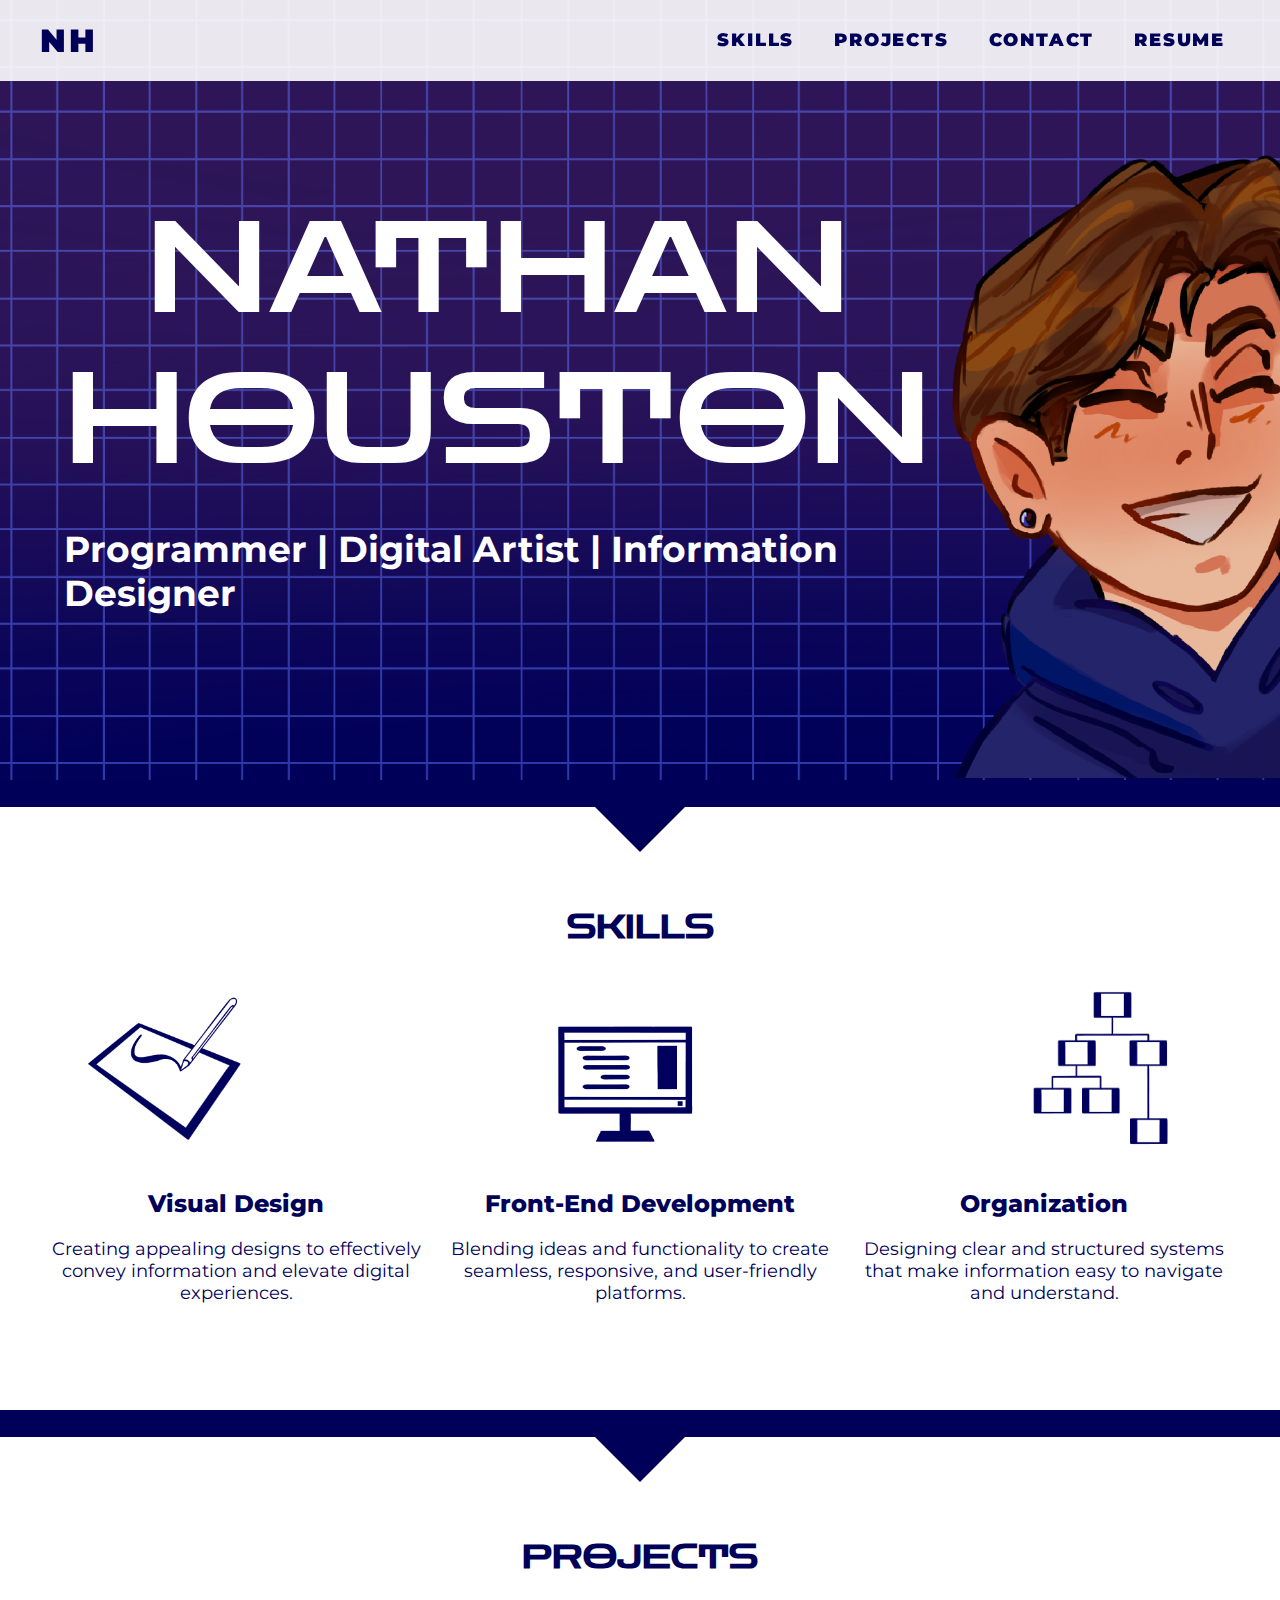
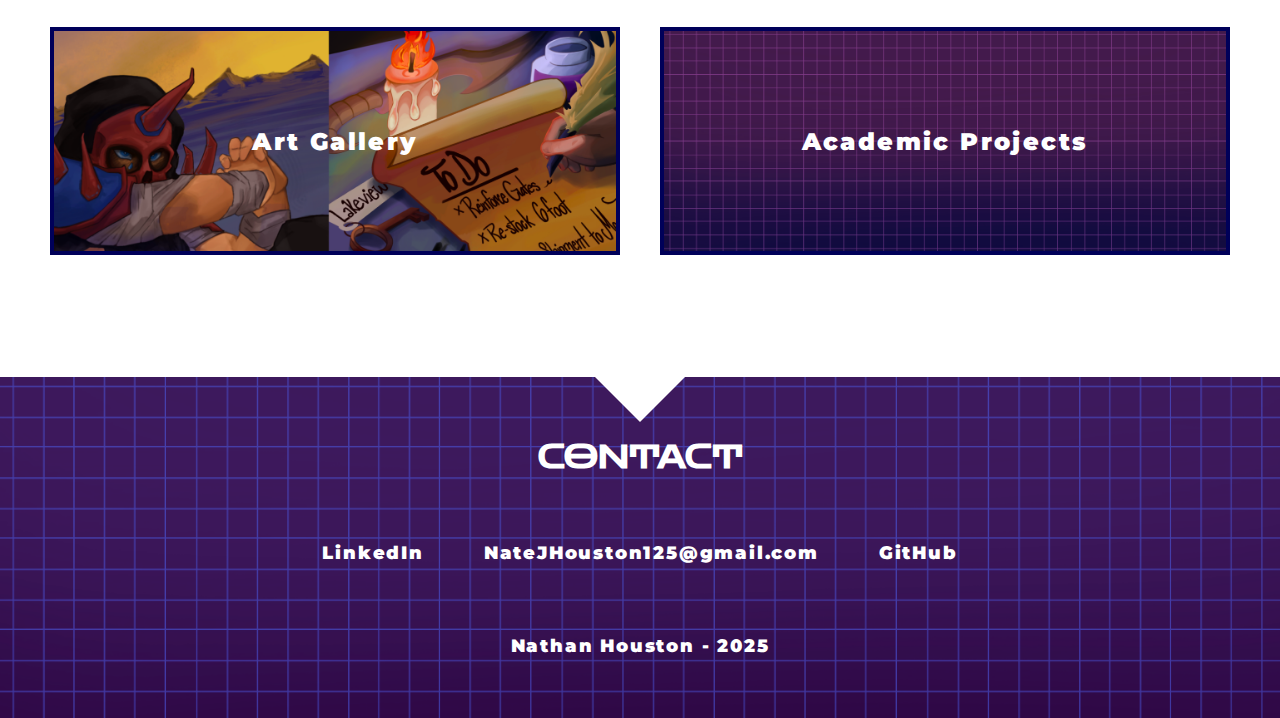
<file: index.html>
<!DOCTYPE html>
<html lang="en"></html>

<head>
    <meta charset="UTF-8">
    <meta name="viewport" content="width=device-width, initial-scale=1.0">
    <title>Nathan Houston</title>
    <link rel="stylesheet" href="styles.css">
    <style>
        @import url('https://fonts.googleapis.com/css2?family=Montserrat:ital,wght@0,100..900;1,100..900&family=Roboto+Condensed:ital,wght@0,100..900;1,100..900&display=swap');
        @import url('https://fonts.googleapis.com/css2?family=Zen+Dots&display=swap');
    </style>
</head>

<body>
    <!-- HEADER -->
    <header id = "top-header">
        <h1><a href="index.html#">NH</a></h1>
        <ul>
            <li><a href="/index.html#skills">SKILLS</a></li>
            <li><a href="/index.html#projects">PROJECTS</a></li>
            <li><a href="/index.html#contact">CONTACT</a></li>
            <li><a href="/resume.html">RESUME</a></li>

        </ul>
    </header>
    <!-- HEADER ENDS -->

    <!-- HOME -->
    <section id="home">
        <div id="home_text">
        <h1>NATHAN</h1>
        <h1>HOUSTON</h1>
        <h2>Programmer | Digital Artist | Information Designer</h2>
        </div>
        <img src="images/portrait.png" 
        alt="portrait of Nathan"
        height="500">
    </section>
    <!-- HOME ENDS -->


    <!-- SKILLS -->
    <section id="skills">
        <section class="triangle"></section>

        <h1>SKILLS</h1>
        <div id="icons">
            <img src="images/visual_design.png" 
            alt="visual design icon"
            height="160">
            <img id="comp" src="images/front_end.png" 
            alt="front end icon"
            height="150">
            <img src="images/organization.png" 
            alt="organization icon"
            height="190">
        </div>
        <div id="skill_list">

            <div id="vis">
                <h2>Visual Design</h2>
                <p>Creating appealing designs 
                    to effectively convey information and elevate 
                    digital experiences.</p>
            </div>

            <div id="front">
                <h2>Front-End Development</h2>
                <p>Blending ideas and functionality to create seamless, 
                    responsive, and user-friendly platforms.</p>
            </div>

            <div id="org">
                <h2>Organization</h2>
                <p>Designing clear and structured systems that make 
                    information easy to navigate and understand.</p>
            </div>
        </div>
    </section>
    <!-- SKILLS ENDS -->


    <!-- PROJECTS -->
    <section id="projects">
        <section class="triangle"></section>

        <h1>PROJECTS</h1>

        <div class="cards">
            <section class="card" id="art">
                <li><a href="art_gallery.html">Art Gallery</a></li>
            </section>
            <section class="card" id="acad">
                <li><a href="academic_projects.html">Academic Projects</a></li>
            </section>
            <!-- <section class="card" id="prof">
                <li><a href="professional_projects.html">Professional Projects</a></li>
            </section>
            <section class="card" id="organ">
                <li><a href="organization.html">Organization</a></li>
            </section> -->
        </div>

    </section>
    <!-- PROJECTS ENDS -->

    <section class="triangle_end"></section>

    <!-- CONTACT -->
    <section id="contact">
        <h1>CONTACT</h1>
        <div>
            <p><a href="https://www.linkedin.com/in/nathan-houston-8a71a6327/">LinkedIn</a></p>
            <p>NateJHouston125@gmail.com</p>
            <p><a href="https://github.com/nhouston125">GitHub</a></p>
        </div>
        <div>
            <p>
                Nathan Houston - 2025
            </p>
        </div>
    </section>
    <!-- CONTACT ENDS -->
</body>
</file>
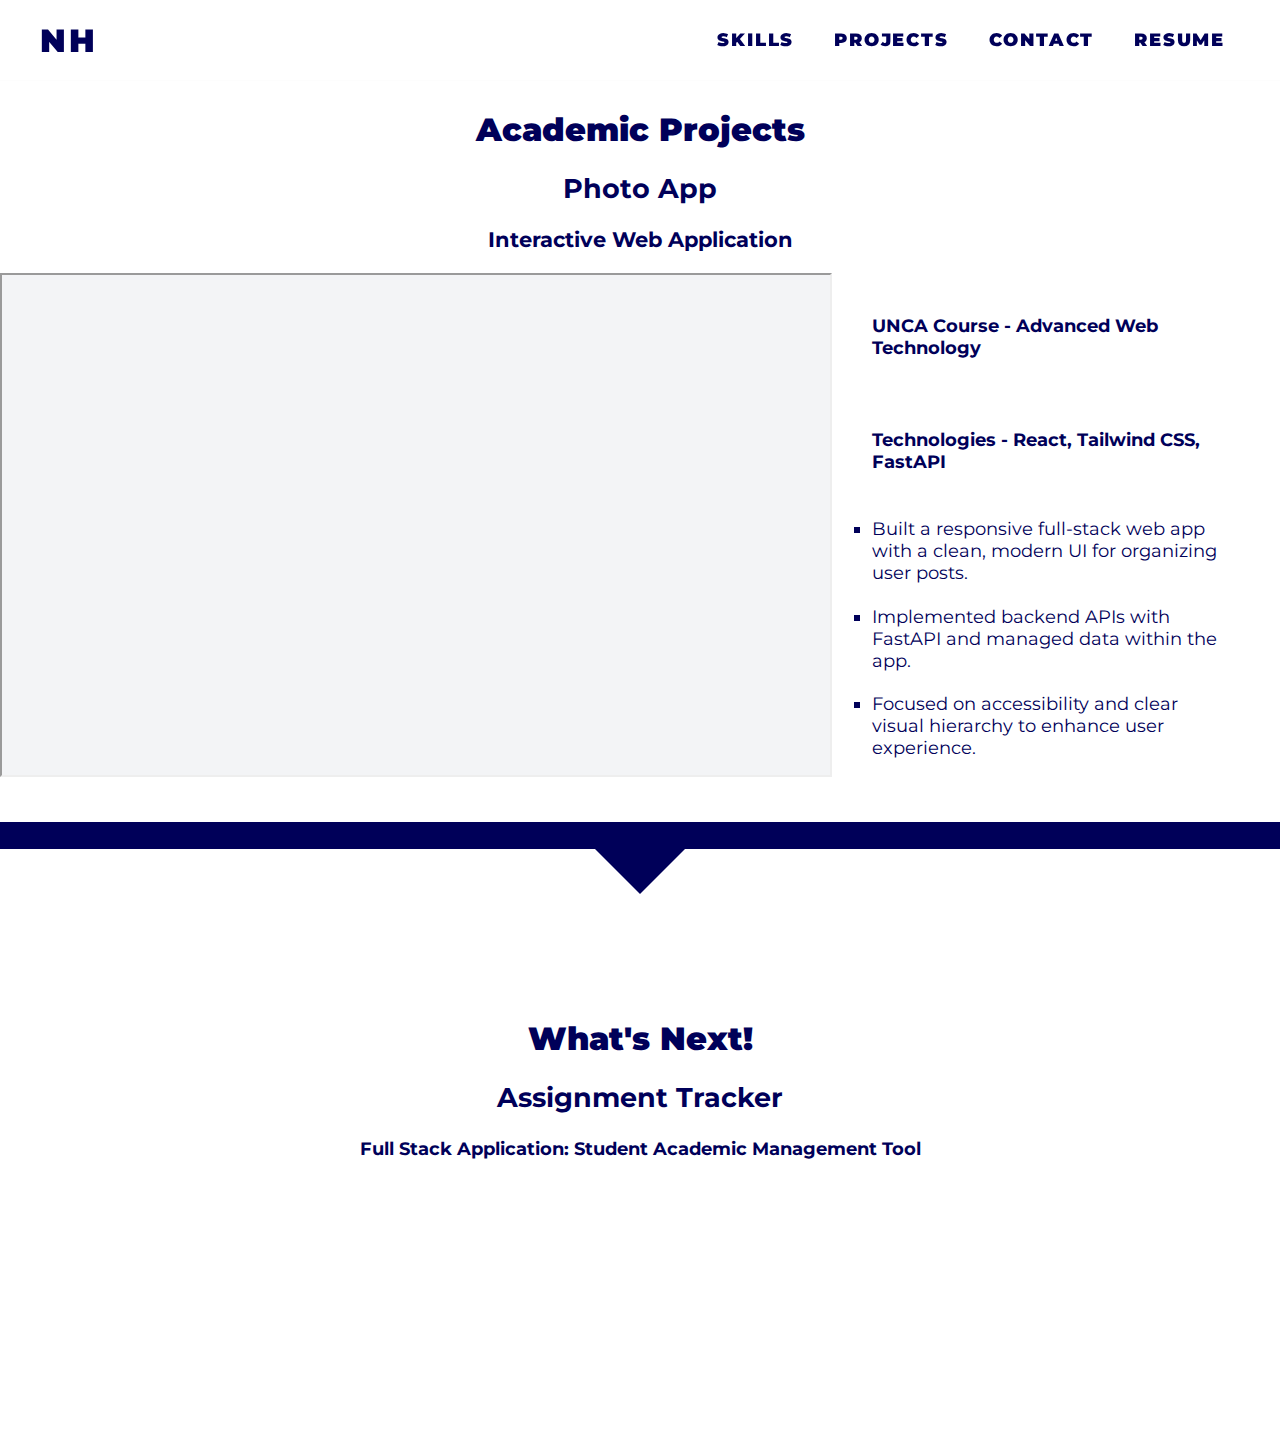
<file: academic_projects.html>
<!DOCTYPE html>
<html lang="en"></html>

<head>
    <meta charset="UTF-8">
    <meta name="viewport" content="width=device-width, initial-scale=1.0">
    <title>Nathan Houston - Resume</title>
    <link rel="stylesheet" href="styles.css">
    <style>
        @import url('https://fonts.googleapis.com/css2?family=Montserrat:ital,wght@0,100..900;1,100..900&family=Roboto+Condensed:ital,wght@0,100..900;1,100..900&display=swap');
    </style>
</head>

<body>
    <!-- HEADER -->
    <header id = "top-header">
        <h1><a href="index.html#">NH</a></h1>
        <ul>
            <li><a href="/index.html#skills">SKILLS</a></li>
            <li><a href="/index.html#projects">PROJECTS</a></li>
            <li><a href="/index.html#contact">CONTACT</a></li>
            <li><a href="/resume.html">RESUME</a></li>

        </ul>
    </header>
    <!-- HEADER ENDS -->

    <!-- ACADEMIC PROJECTS -->
    <section id="project_section">
        <h1>Academic Projects</h1>
        
        <!-- <h2>UNCA Course Lookup CLI Tool</h2>
        <div class="photoapp">
            <iframe src="acad_projects/photoapp/index.html" frameborder="10" height="500" width="900"></iframe>
        </div>

        <section class="triangle" id="divider"></section> -->

        <h2>Photo App</h2>
        <h3>Interactive Web Application</h3>
        <div class="photoapp">
            <iframe src="acad_projects/photoapp/index.html" frameborder="20" height="500" width="900"></iframe>
            <ul>
                <h4>UNCA Course - Advanced Web Technology</h4>
                <h4>Technologies - React, Tailwind CSS, FastAPI</h4>

                <li>
                    Built a responsive full-stack web app with a clean, modern UI for organizing user posts.
                </li>
                <li>
                    Implemented backend APIs with FastAPI and managed data within the app.
                </li>
                <li>
                    Focused on accessibility and clear visual hierarchy to enhance user experience.
                </li>
            </ul>
        </div>

        <!-- <section class="triangle" id="divider"></section>

        <h2>Minesweeper Console Game</h2>
        <div class="photoapp">
            <iframe src="acad_projects/photoapp/index.html" frameborder="10" height="500" width="900"></iframe>
        </div> -->

        <section class="triangle" id="divider"></section>
        <div class="assignment_tracker">
            <h1>What's Next!</h1>
            <h2>Assignment Tracker</h2>
            <h4>Full Stack Application: Student Academic Management Tool</h4>
        </div>
        

    </section>

        
</body>
</file>
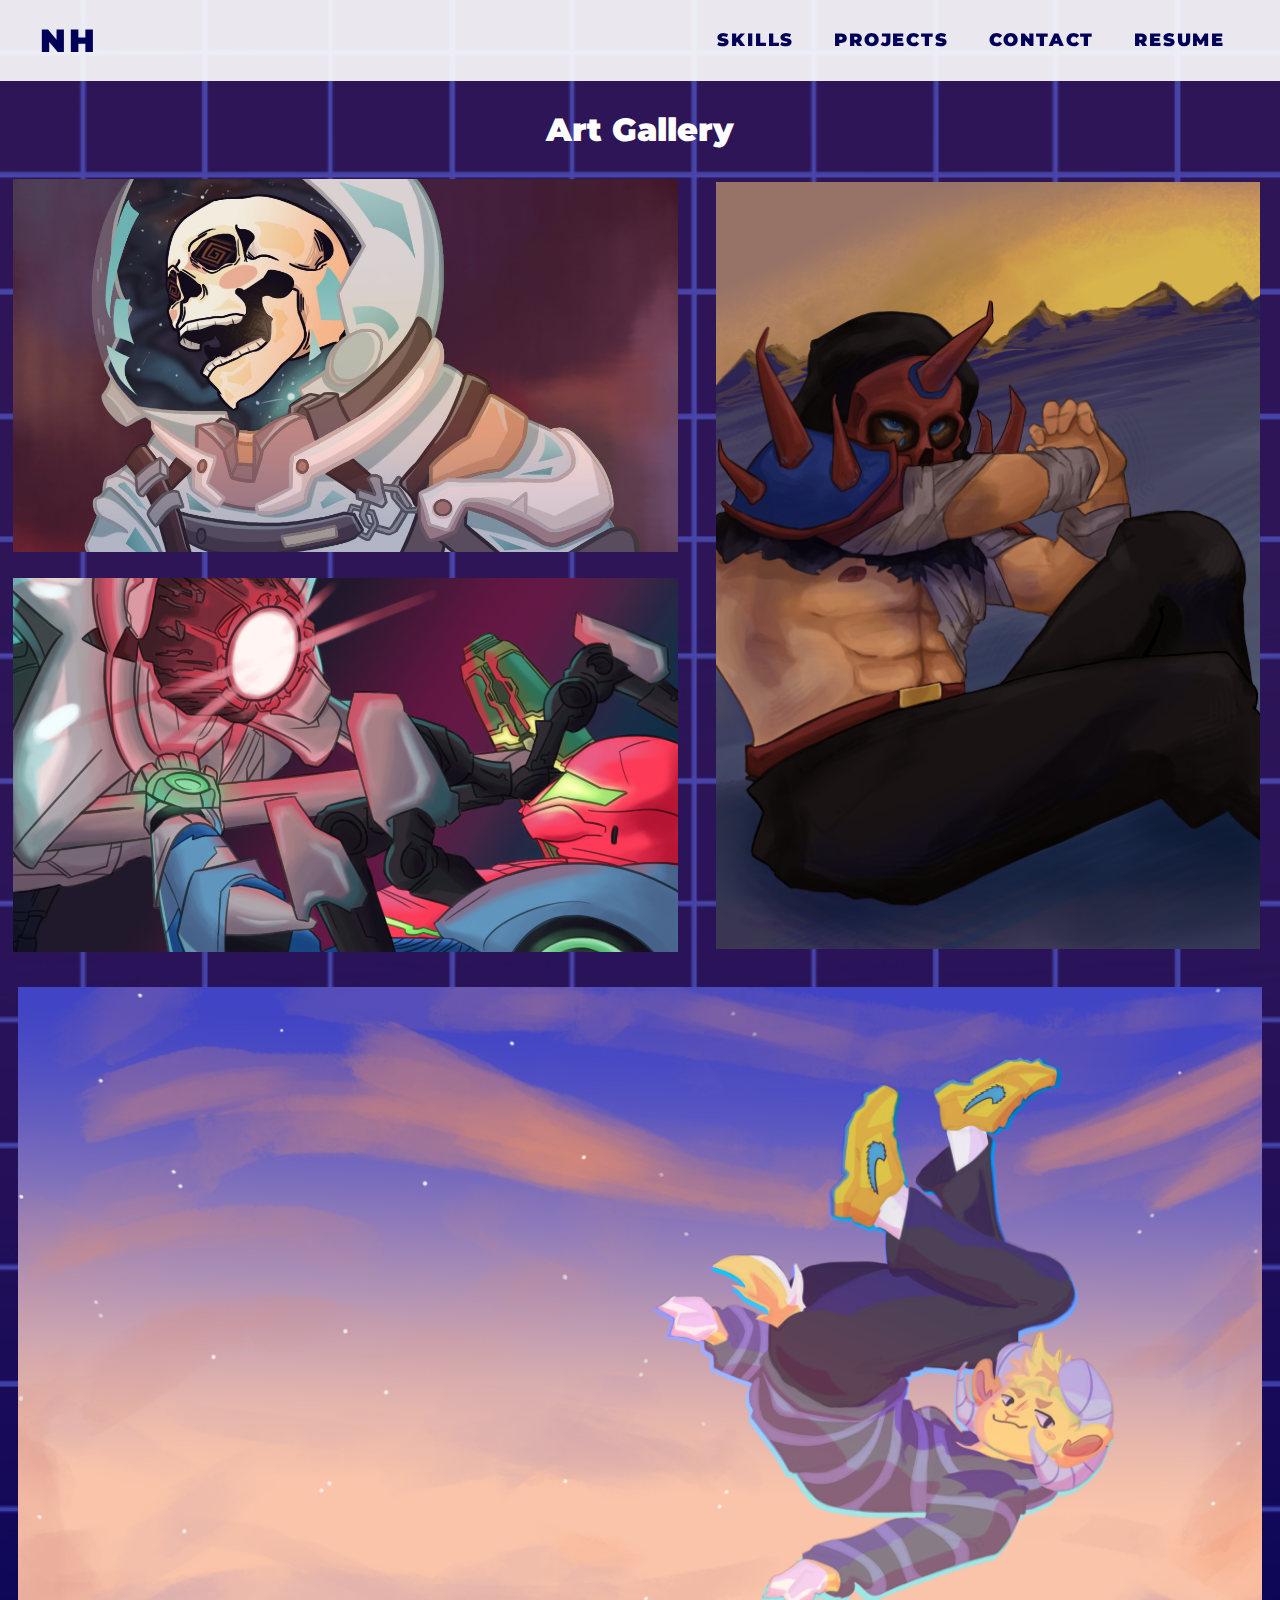
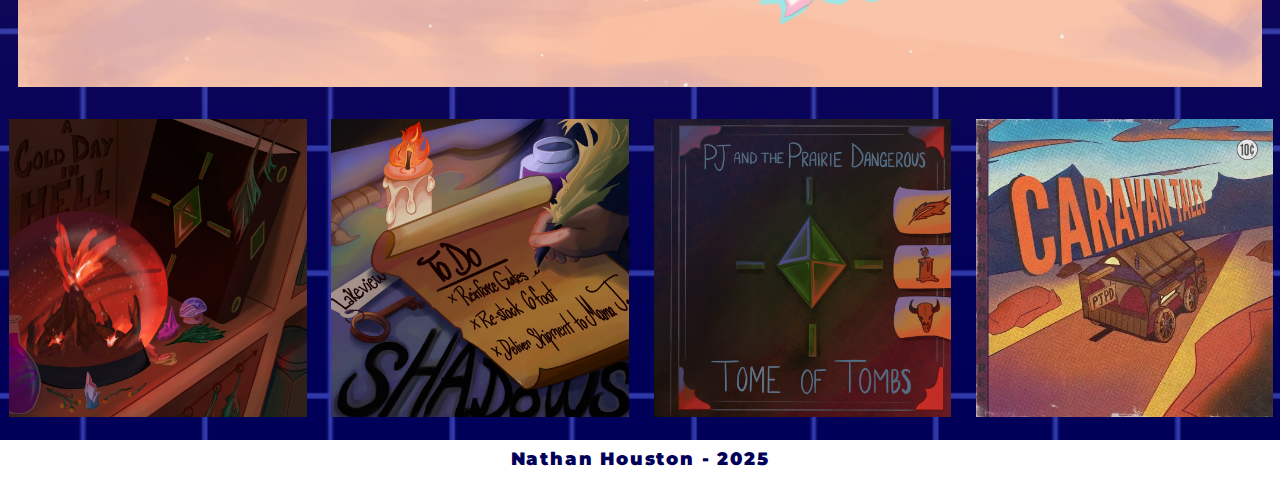
<file: art_gallery.html>
<!DOCTYPE html>
<html lang="en"></html>

<head>
    <meta charset="UTF-8">
    <meta name="viewport" content="width=device-width, initial-scale=1.0">
    <title>Nathan Houston - Resume</title>
    <link rel="stylesheet" href="styles.css">
    <style>
        @import url('https://fonts.googleapis.com/css2?family=Montserrat:ital,wght@0,100..900;1,100..900&family=Roboto+Condensed:ital,wght@0,100..900;1,100..900&display=swap');
    </style>
</head>

<body>
    <!-- HEADER -->
    <header id = "top-header">
        <h1><a href="index.html#">NH</a></h1>
        <ul>
            <li><a href="/index.html#skills">SKILLS</a></li>
            <li><a href="/index.html#projects">PROJECTS</a></li>
            <li><a href="/index.html#contact">CONTACT</a></li>
            <li><a href="/resume.html">RESUME</a></li>

        </ul>
    </header>
    <!-- HEADER ENDS -->

    <!-- ART GALLERY -->
    <section id="project_section" class="art_gal">
        <h1>Art Gallery</h1>
            
            <div class="imgs">
                <div class="item_1"><img src="images/art_4.png" alt=""></div>
                <div class="item_2"><img src="images/art_2.png" alt=""></div>
                <div class="item_3"><img src="images/art_3.png" alt=""></div>
                <div class="item_4"><img src="images/art_1.png" alt=""></div>

                <div class="item_5"><img src="images/pjpd_1.png" alt=""></div>
                <div class="item_5"><img src="images/pjpd_2.png" alt=""></div>
                <div class="item_5"><img src="images/pjpd_3.png" alt=""></div>
                <div class="item_5"><img src="images/pjpd_4.jpg" alt=""></div>
            </div>
        
    </section>

    <section id="contact_resume">
        <div>
            <p>
                Nathan Houston - 2025
            </p>
        </div>
    </section>
        
</body>
</file>
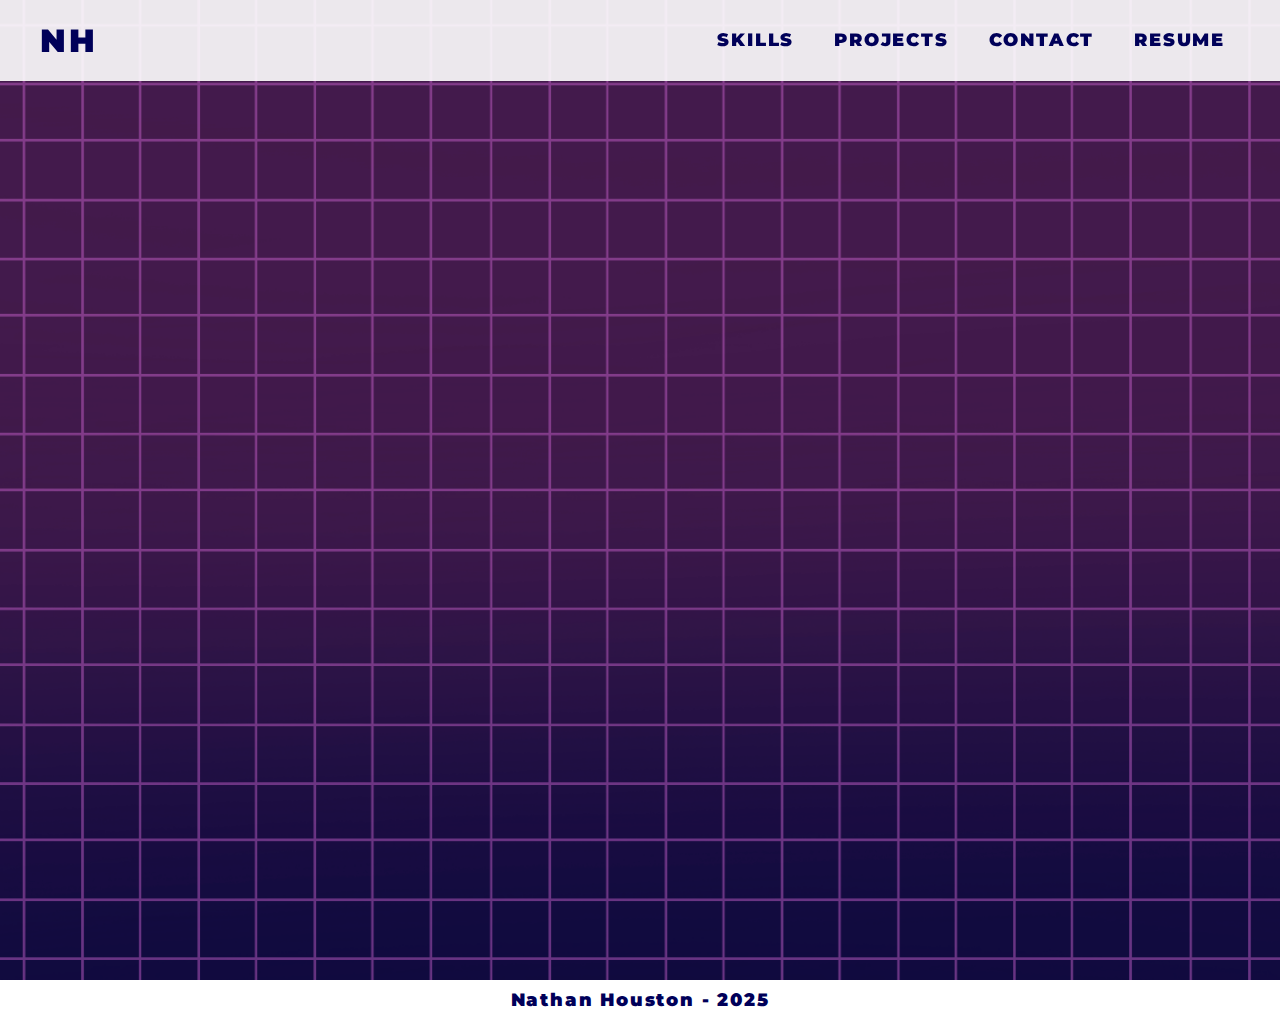
<file: resume.html>
<!DOCTYPE html>
<html lang="en"></html>

<head>
    <meta charset="UTF-8">
    <meta name="viewport" content="width=device-width, initial-scale=1.0">
    <title>Nathan Houston - Resume</title>
    <link rel="stylesheet" href="styles.css">
    <style>
        @import url('https://fonts.googleapis.com/css2?family=Montserrat:ital,wght@0,100..900;1,100..900&family=Roboto+Condensed:ital,wght@0,100..900;1,100..900&display=swap');
    </style>
</head>

<body>
    <!-- HEADER -->
    <header id = "top-header">
        <h1><a href="index.html#">NH</a></h1>
        <ul>
            <li><a href="/index.html#skills">SKILLS</a></li>
            <li><a href="/index.html#projects">PROJECTS</a></li>
            <li><a href="/index.html#contact">CONTACT</a></li>
            <li><a href="/resume.html">RESUME</a></li>

        </ul>
    </header>
    <!-- HEADER ENDS -->

    <section id="resume">
        <iframe src="NH Resume.pdf" frameborder="0" width="90%" height="90%"></iframe>
    </section>

    <section id="contact_resume">
        <div>
            <p>
                Nathan Houston - 2025
            </p>
        </div>
    </section>
</body>
</file>
<file: styles.css>
html {
    scroll-behavior: smooth;
}

body{
    background-color: white;
    color: white;
    font-family: Montserrat;
    margin: 0;
}

ul {
    list-style: none;
    display: flex;
    padding-right: 40px;
    justify-content: space-between;
    margin-right: 15px;
    text-align: center;
    max-width: 600px;
}

a {
    color: #000059;
    text-decoration: none;
    font-size: 1em;
    font-weight:900;
    letter-spacing: 0.1em;
    display: inline-block;
    padding: 15px 20px;
    position: relative;
}

a::after { 
    content: "";
    position: absolute;
    bottom: 0;
    left: 50%;
    display: block;
    background: none repeat scroll 0 0 transparent;
    height: 3px;
    width: 0;
    background: #000059;
    transition: width 0.3s ease 0s, left 0.3s ease 0s;
}

a:hover::after { 
    width: 100%; 
    left: 0; 
}

#top-header {
    position: fixed;
    height: 80px;
    width: 100vw;
    display: flex;
    justify-content: space-between;
    align-items: center;
    padding-left: 20px;
    border-bottom: 1px solid #eee2;
    background-color: rgba(255, 255, 255, 0.90);
    z-index: 5;
    
}

#top-header h1 {
    /* font-family: Zen Dots; */
    color: #000059;
    font-size:xx-large;
    font-weight:900;
    z-index: 5;
}

section {
    height: 100vh;
    color: #000059;
}

section h1 {
    font-size:xx-large;
    font-weight:900;
    display: flex;
    justify-content: center;
    padding-top: 80px;
}

section h2, h3, h4 {
    display: flex;
    justify-content: center;
}

#resume {
    display: flex;
    justify-content: center;
    padding-top: 80px;
    background-image: url(images/banner4.png);
    background-position: center;
    background-size: cover;
}

/* DIVIDER */

#divider {
    margin-top: 5vh;
    margin-bottom: 10vh;
}

.triangle {
    position: relative;
    background: #000059;
    height: 3vh;
    z-index: 1;
  }
  
  .triangle::before {
    z-index: 900;
    content: '';
    position: absolute;
    bottom: 0;
    width: 0;
    height: 0;
    border-style: solid;
    border-width: 45px 45px 0 45px;
    border-color: #000059 transparent transparent transparent;
    left: 50%;
    transform: translateX(-50%) translateY(100%);
    z-index: 1;
  }

  .triangle_end {
    position: relative;
    background: white;
    height: 3vh;
    z-index: 1;
  }
  
  .triangle_end::before {
    z-index: 900;
    content: '';
    position: absolute;
    bottom: 0;
    width: 0;
    height: 0;
    border-style: solid;
    border-width: 45px 45px 0 45px;
    border-color: white transparent transparent transparent;
    left: 50%;
    transform: translateX(-50%) translateY(100%);
    z-index: 1;
  }

/* HOME */

#home {
    padding-top: 60px;
    height: 80vh;
    display: flex;
    justify-content: space-between;
    align-items:flex-end;
    background-image: url(images/banner.png);
    background-position: center;
    background-size: cover;
    width: 100%;
}

#home_text {
    width: 80vw;
    color: white;
    padding-bottom: 15vh;
    padding-left: 5vw;
    display: flex;
    flex-direction: column;
    align-items: center;
    font-size:large;
}

#home_text h1{
    font-family: Zen Dots;
    font-weight: 500;
    font-size: 4.5em;
    padding-top: 0;
    margin: 0;
}

/* SKILLS */

#icons {
    display: flex;
    justify-content:center;
    align-items: center;
}

#icons img{
    padding-left: 8vw;
    padding-right: 6vw;
    margin-left:25px;
    margin-right: 25px;
    padding-bottom: -20px;
}

#comp {
    padding-top: 40px;
}

#skills {
    height: 90vh;
}

#skills h1 {
    font-family: Zen Dots;
}
#skills h2{
    display: flex;
    justify-content: center;
    font-weight: 800;
    font-size:x-large;
}

#skill_list {
    font-size: small;
    display: flex;
    justify-content:center;
}

#skills p{
    font-size:large;
    display: flex;
    justify-content: center;
    text-align: center;
}

#vis {
    margin: 10px;
    width: 30vw;
}

#front {
    margin: 10px;
    width: 30vw;
}

#org {
    margin: 10px;
    width: 30vw;
    }

/* PROJECTS */

#projects {
    height: 80vh;
}

#projects h1 {
    font-family: Zen Dots;
}

.cards {
    display: grid;
    grid-template-columns: 1fr 1fr;
    gap: 20px;
    margin: 40px;
}

.card{
    display: flex;
    font-size: large;
    justify-content: center;
    align-items: center;
    font-size:x-large;
    list-style: none;
    padding: 20px;
    margin: 10px;
    border: solid 4px #000059;
    height: 20vh;
}

#art {
    background-image: url(images/art_button.png);
    background-position: center;
    background-size: cover;
}

#acad {
    background-image: url(images/banner4.png);
    background-position: center;
    background-size: cover;
}

#prof {
    background-image: url(images/banner2.png);
    background-position: center;
    background-size: cover;
}

#organ {
    background-image: url(images/banner.png);
    background-position: center;
    background-size: cover;
}

#projects a {
    color: white;
}

#projects a::after{
    background:white;
}

#project_section {
    padding-top: 1vh;
}

/* ART GALLERY */

.art_gal {
    height: 100%;
    background-image: url(images/banner.png);
    background-position: center;
    background-size: cover;
    background-repeat: no-repeat;
    color: white;
}

.imgs {
    display: grid;
    grid-template-columns: repeat(4, 1fr);
    grid-template-rows: auto auto auto auto;
    gap: 1vh;
    width: 100%;
}

.item_1 {
    grid-column: 3 / span 2;
    grid-row: 1 / span 2;
}

.item_1 img {
    height: 100%;
    max-width: 42.5vw;
    object-fit: contain;
    margin-left: 5.6vw;
    margin-bottom: 2vh;
}

.item_2 {
    grid-column: 1 / span 2;
    grid-row: 1;
}

.item_2 img {
    height: 100%;
    max-width: 52vw;
    width: auto;
    object-fit: contain;
    margin-left: 1vw;
}

.item_3 {
    grid-column: 1 / span 2;
    grid-row: 2; 
}

.item_3 img {
    height: 100%;
    max-width: 52vw;
    width: auto;
    object-fit: contain;
    margin-left: 1vw;

}

.item_4 {
    grid-column: 1 / span 4;
    grid-row: 3; 
    margin: 2vh;
}

.item_4 img {
    width: 100%;
    max-height: auto;
    object-fit: cover;
}

.item_5 {
    grid-column: span 1;
    grid-row: 4;
    width: 95%;
    margin-left: 1vh;
    margin-bottom: 2vh;

}

.item_5 img {
    width: 100%;
    height: auto;
    object-fit: contain;
}

/* ACADEMIC PROJECTS */

.photoapp {
    display: flex;
    justify-content: space-between;
}

.photoapp h3 {
    display: flex;
    justify-content: center;
}

.photoapp ul {
    list-style-type:square;
    display: flex;
    flex-direction: column;
    text-align: left;
    width: 30vw
}


.assignment_tracker {
    padding-bottom: 30vh;
}



/* CONTACT */

#contact {
    height: 50vh;
    margin-top: -40px;
    background-image: url(images/banner3.png);
    background-position: center;
    background-size: cover;
    color: white;
}

#contact h1 {
    font-family: Zen Dots;
}

#contact a{
    color: white;
}

#contact a::after{
    background: white;
}

#contact div{
    display: flex;
    flex-direction: row;
    justify-content: center;
    align-items: center;
}
#contact p{
    font-size: 1em;
    font-weight:900;
    letter-spacing: 0.1em;
    padding: 10px 20px;
}

#contact_resume {
    display: flex;
    justify-content: center;
    align-items: center;
    height: 1vh;
    color: #000059;
    font-size: 1em;
    font-weight:900;
    letter-spacing: 0.1em;
    padding: 15px 20px;
}

/* Extra Large Devices */
@media only screen and (min-width: 1250px) {
    body{

        font-size: large;

        #home img{
            height: 70vh;
        }

        #home h1{
            font-size:7em;
        }

        #home  h2{
            font-size: 2em;
        }

        #icons img{
            padding-left: 10vw;
            padding-right: 10vw;
            margin-left:25px;
            margin-right: 25px;
            padding-bottom: -20px;
        }

        #skills {
            height: 70vh;
        }

        #projects {
            height: 60vh;
        }

        #contact {
            height: 40vh;
        }

    }
}
</file>
